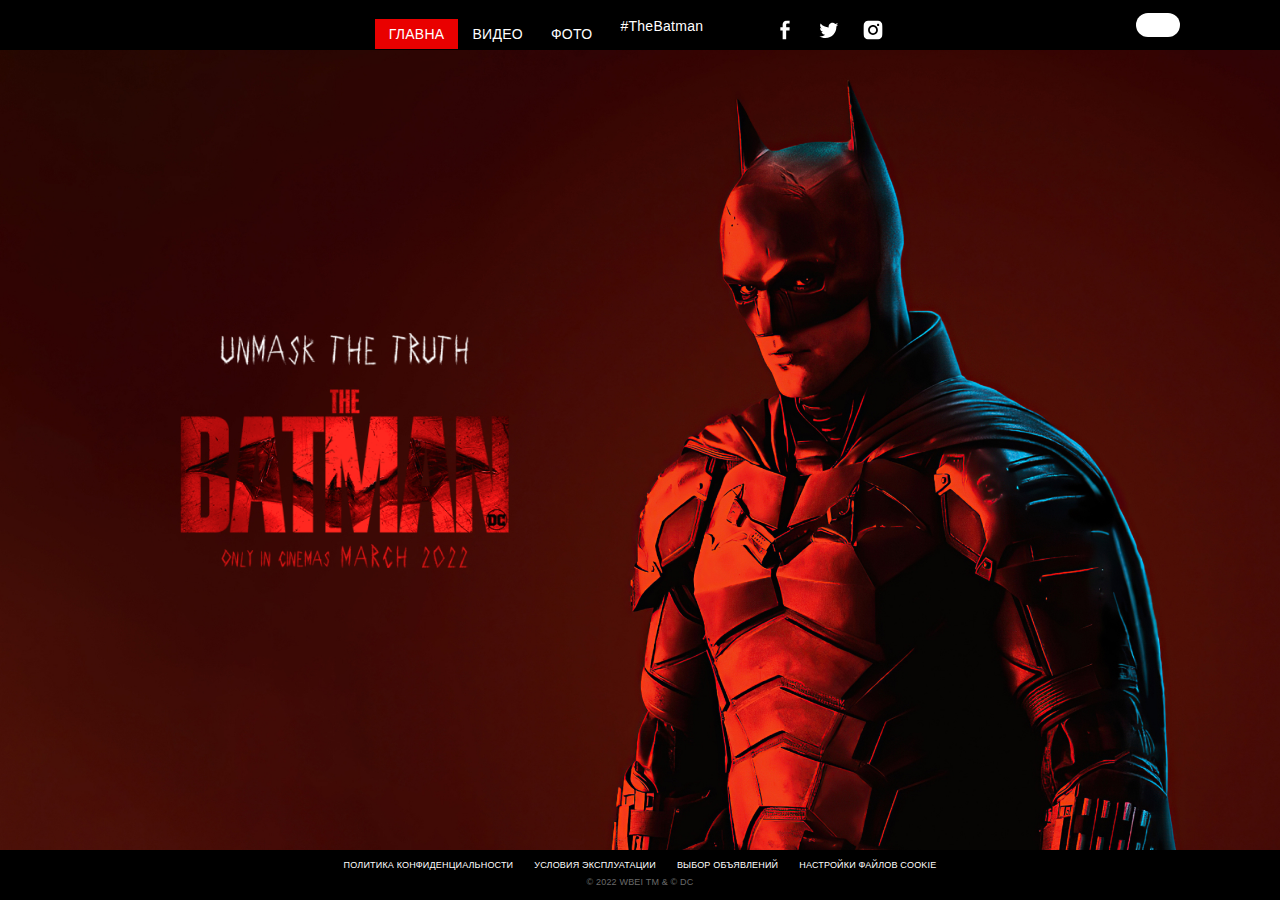
<file: index.html>
<!DOCTYPE html>
<html lang="ru">
<head>
  <meta charset="UTF-8">
  <meta http-equiv="X-UA-Compatible" content="IE=edge">
  <meta name="viewport" content="width=device-width, initial-scale=1.0">
  <title>Batman 2022</title>

  <link rel="stylesheet" href="style/normalize.css">
  <link rel="stylesheet" href="style/style.css">

  <script defer src="js/script.js"></script>
</head>
<body>
  <header class="header">
    <button class="burger"></button>


    <nav class="navigation header__navigation navigation_active">
      <button class="navigation__close"></button>
      <ul class="navigation__list">
        <li class="navigation__item">
          <a class="navigation__link navigation__link_active">Главна</a>
        </li>
        <li class="navigation__item">
          <a href="video.html" class="navigation__link">Видео</a>
        </li>
        <li class="navigation__item">
          <a href="photo.html" class="navigation__link">Фото</a>
        </li>
      </ul>

      <p class="header header__hashtag">#TheBatman</p>

      <ul class="header header__social social">
        <li class="social__item">
          <a href="" class="social__link social__link_fb"></a>
        </li>
        <li class="social__item">
          <a href="" class="social__link social__link_twiter"></a>
        </li>
        <li class="social__item">
          <a href="" class="social__link social__link_instagram"></a>
        </li>
      </ul>
    </nav>

    <div class="mute">
      <input class="mute__checkbox" type="checkbox" id="mute">
      <label for="mute" class="mute__label"></label>
    </div>
  </header>
  <main class="main main_index">
    <img 
      src="img/logo.png" 
      alt="Логотип к фильму Бэтмен" 
      class="logo"
      width="329"
      height="235"
    >
  </main>

  <footer class="footer">
    <ul class="footer__links">
      <li><a href="#" class="footer__link">Политика конфиденциальности</a></li>
      <li><a href="#" class="footer__link">Условия эксплуатации</a></li>
      <li><a href="#" class="footer__link">Выбор объявлений</a></li>
      <li><a href="#" class="footer__link">Настройки файлов cookie</a></li>
    </ul>

    <p class="footer__copyright">© 2022 WBEI TM & © DC</p>
  </footer>
</body>
</html>
</file>
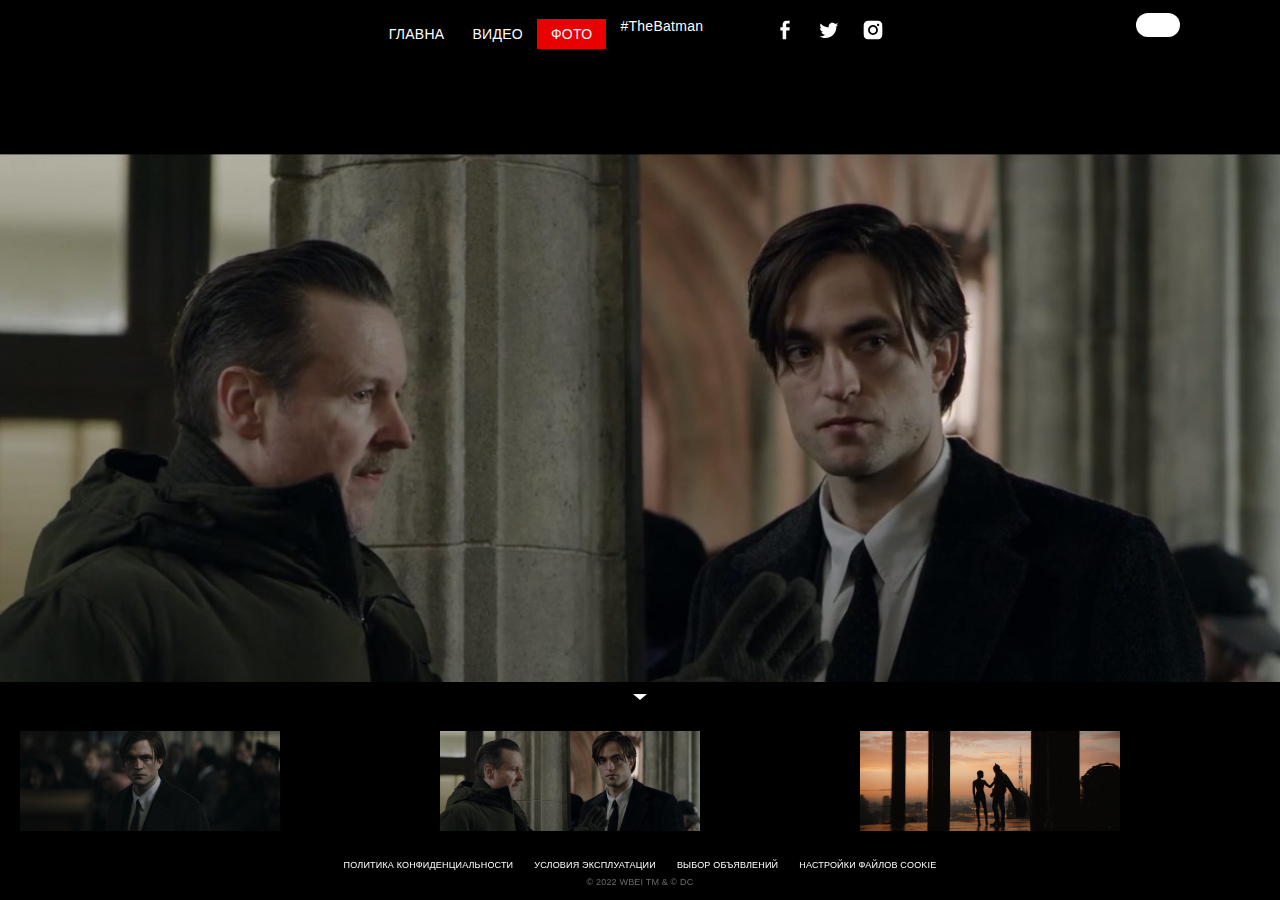
<file: photo.html>
<!DOCTYPE html>
<html lang="ru">
<head>
  <meta charset="UTF-8">
  <meta http-equiv="X-UA-Compatible" content="IE=edge">
  <meta name="viewport" content="width=device-width, initial-scale=1.0">
  <title>Batman 2022</title>

  <link rel="stylesheet" href="style/normalize.css">
  <link rel="stylesheet" href="style/swiper-bundle.min.css">
  <link rel="stylesheet" href="style/style.css">
  <script defer src="js/swiper-bundle.min.js"></script>
  <script defer src="js/script.js"></script>

</head>
<body>
  <header class="header">
    <button class="burger"></button>


    <nav class="navigation header__navigation navigation_active">
      <button class="navigation__close"></button>
      <ul class="navigation__list">
        <li class="navigation__item">
          <a href="index.html" class="navigation__link">Главна</a>
        </li>
        <li class="navigation__item">
          <a href="video.html" class="navigation__link">Видео</a>
        </li>
        <li class="navigation__item">
          <a class="navigation__link navigation__link_active">Фото</a>
        </li>
      </ul>

      <p class="header header__hashtag">#TheBatman</p>

      <ul class="header header__social social">
        <li class="social__item">
          <a href="" class="social__link social__link_fb"></a>
        </li>
        <li class="social__item">
          <a href="" class="social__link social__link_twiter"></a>
        </li>
        <li class="social__item">
          <a href="" class="social__link social__link_instagram"></a>
        </li>
      </ul>
    </nav>

    <div class="mute">
      <input class="mute__checkbox" type="checkbox" id="mute">
      <label for="mute" class="mute__label"></label>
    </div>
  </header>
  <main class="main main_slider">
    <div class="slider-main swiper">
      <ul class="slider-main__list swiper-wrapper">
        <li class="slider-main__item swiper-slide">
          <img src="photo/photo01.jpg" alt="photo" class="slider-main__img">
        </li>
        <li class="slider-main__item swiper-slide">
          <img src="photo/photo02.jpg" alt="photo" class="slider-main__img">
        </li>
        <li class="slider-main__item swiper-slide">
          <img src="photo/photo03.jpg" alt="photo" class="slider-main__img">
        </li>
      </ul>
    </div>

    <div class="pagination">
      <button class="pagination__arrow"></button>

      <div class="slider-thumbs swiper">
        <ul class="slider-thumbs__list swiper-wrapper">
          <li class="slider-thumbs__item swiper-slide">
            <img src="photo/photo01-thumbs.jpg" alt="превью фото" class="slider-thumbs__img" width="260"  height="100">
          </li>
          <li class="slider-thumbs__item swiper-slide">
            <img src="photo/photo02-thumbs.jpg" alt="превью фото" class="slider-thumbs__img" width="260" height="100">
          </li>
          <li class="slider-thumbs__item swiper-slide">
            <img src="photo/photo03-thumbs.jpg" alt="превью фото" class="slider-thumbs__img" width="260" height="100">
          </li>
        </ul>
      </div>
    </div>
  </main>

  <footer class="footer">
    <ul class="footer__links">
      <li><a href="#" class="footer__link">Политика конфиденциальности</a></li>
      <li><a href="#" class="footer__link">Условия эксплуатации</a></li>
      <li><a href="#" class="footer__link">Выбор объявлений</a></li>
      <li><a href="#" class="footer__link">Настройки файлов cookie</a></li>
    </ul>

    <p class="footer__copyright">© 2022 WBEI TM & © DC</p>
  </footer> 
</body>
</html>
</file>
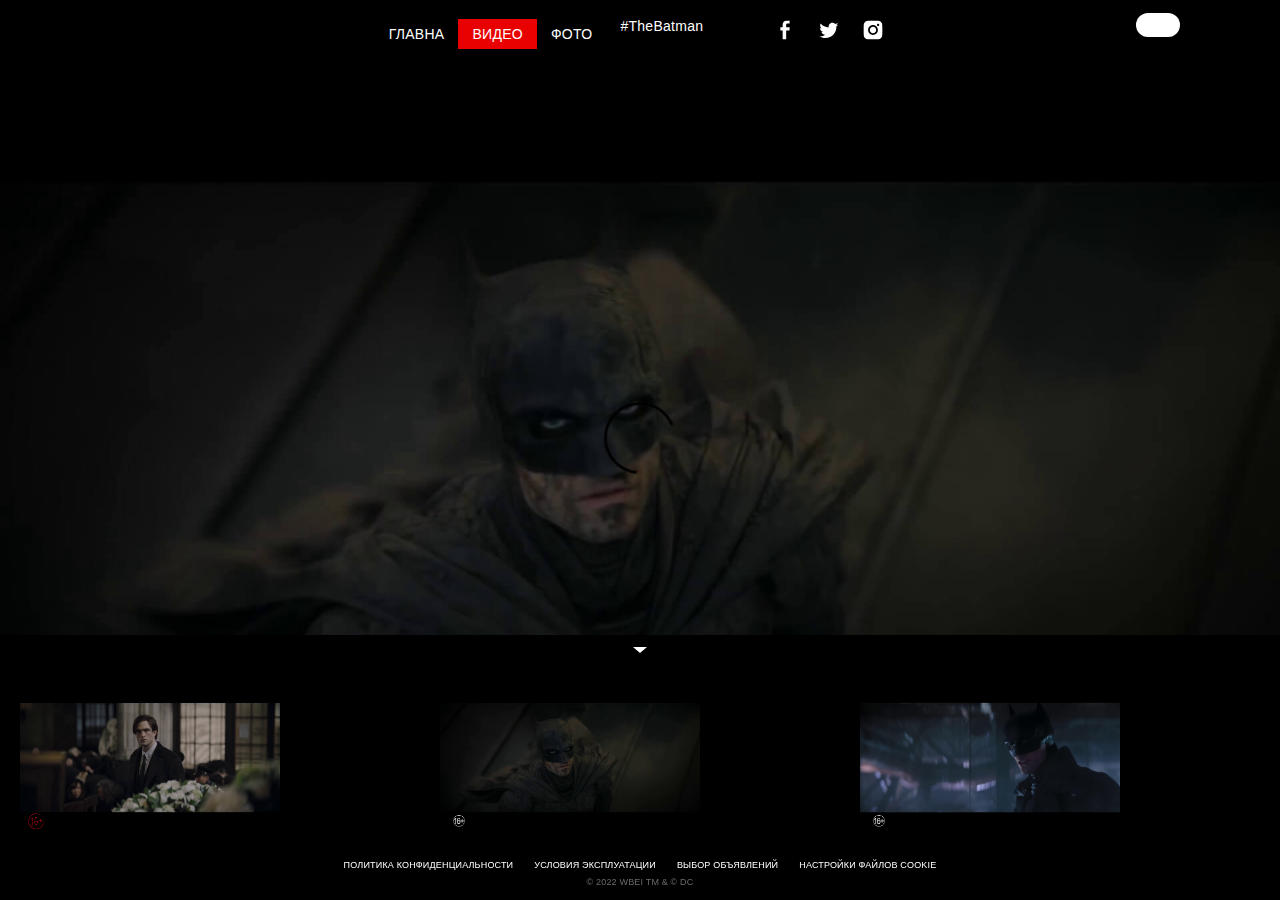
<file: video.html>
<!DOCTYPE html>
<html lang="ru">
<head>
  <meta charset="UTF-8">
  <meta http-equiv="X-UA-Compatible" content="IE=edge">
  <meta name="viewport" content="width=device-width, initial-scale=1.0">
  <title>Batman 2022</title>

  <link rel="stylesheet" href="style/normalize.css">
  <link rel="stylesheet" href="style/swiper-bundle.min.css">
  <link rel="stylesheet" href="style/style.css">
  <script defer src="js/swiper-bundle.min.js"></script>
  <script defer src="js/script.js"></script>
</head>
<body>
  <header class="header">
    <button class="burger"></button>


    <nav class="navigation header__navigation navigation_active">
      <button class="navigation__close"></button>
      <ul class="navigation__list">
        <li class="navigation__item">
          <a href="index.html" class="navigation__link">Главна</a>
        </li>
        <li class="navigation__item">
          <a class="navigation__link navigation__link_active">Видео</a>
        </li>
        <li class="navigation__item">
          <a href="photo.html" class="navigation__link">Фото</a>
        </li>
      </ul>

      <p class="header header__hashtag">#TheBatman</p>

      <ul class="header header__social social">
        <li class="social__item">
          <a href="" class="social__link social__link_fb"></a>
        </li>
        <li class="social__item">
          <a href="" class="social__link social__link_twiter"></a>
        </li>
        <li class="social__item">
          <a href="" class="social__link social__link_instagram"></a>
        </li>
      </ul>
    </nav>

    <div class="mute">
      <input class="mute__checkbox" type="checkbox" id="mute">
      <label for="mute" class="mute__label"></label>
    </div>
  </header>
  <main class="main main_slider">
    <div class="slider-main swiper">
      <ul class="slider-main__list swiper-wrapper">
        <li class="slider-main__item swiper-slide">
          <video src="" class="slider-main__video" controls poster="video/trailer01.jpg">
            <source src="video/trailer01.webm" type="video/webm">
            <source src="video/trailer01.mp4" type="video/mp4">
          </video>
        </li>
        <li class="slider-main__item swiper-slide">
          <video src="" class="slider-main__video" controls poster="video/trailer02.jpg">
            <source src="video/trailer02.webm" type="video/webm">
            <source src="video/trailer02.mp4" type="video/mp4">
          </video>
        </li>
        <li class="slider-main__item swiper-slide">
          <video src="" class="slider-main__video" controls poster="video/trailer03.jpg">
            <source src="video/trailer03.webm" type="video/webm">
            <source src="video/trailer03.mp4" type="video/mp4">
          </video>
        </li>
      </ul>
    </div>

    <div class="pagination">
      <button class="pagination__arrow"></button>

      <div class="slider-thumbs swiper">
        <ul class="slider-thumbs__list swiper-wrapper">
          <li class="slider-thumbs__item swiper-slide">
            <img src="video/trailer01.jpg" alt="превью фото" class="slider-thumbs__img" width="260"  height="100">
          </li>
          <li class="slider-thumbs__item swiper-slide">
            <img src="video/trailer02.jpg" alt="превью фото" class="slider-thumbs__img" width="260" height="100">
          </li>
          <li class="slider-thumbs__item swiper-slide">
            <img src="video/trailer03.jpg" alt="превью фото" class="slider-thumbs__img" width="260" height="100">
          </li>
        </ul>
      </div>
    </div>
  </main>

  <footer class="footer">
    <ul class="footer__links">
      <li><a href="#" class="footer__link">Политика конфиденциальности</a></li>
      <li><a href="#" class="footer__link">Условия эксплуатации</a></li>
      <li><a href="#" class="footer__link">Выбор объявлений</a></li>
      <li><a href="#" class="footer__link">Настройки файлов cookie</a></li>
    </ul>

    <p class="footer__copyright">© 2022 WBEI TM & © DC</p>
  </footer>
</body>
</html>
</file>
<file: style/style.css>
@font-face {
  font-family: Roboto;
  font-weight: 400;
  font-display: swap;
  src: local('Roboto'),
      url('../fonts/roboto-v29-latin_cyrillic-regular.woff2') format('woff2')
      url('../fonts/roboto-v29-latin_cyrillic-regular.woff') format('woff');
}

@font-face {
  font-family: Roboto;
  font-weight: 500;
  font-display: swap;
  src: local('Roboto'),
      url('../fonts/roboto-v29-latin_cyrillic-500.woff2') format('woff2')
      url('../fonts/roboto-v29-latin_cyrillic-500.woff') format('woff');
}

html {
  box-sizing: border-box;
}

*, *::after, *::before {
  box-sizing: inherit;
}

body {
  height: 100vh;
  min-width: 320px;
  font-family: Roboto, sans-serif;
  background-color: #000;
  color: #fff;
  display: flex;
  flex-direction: column;
  justify-content: space-between;
}

img {
  max-width: 100%;
  height: auto;
}

button {
  padding: 0;
  cursor: pointer;
}

a {
  color: inherit;
  text-decoration: none;
}

ul {
  list-style: none;
  margin: 0;
  padding: 0;
}

p, h1, h2, h3 {
  margin: 0;
}

.header {
  height: 50px;
  padding-top: 9px;
  padding-bottom: 9px;
  position: relative;
}

.navigation {
  display: flex;
  justify-content: center;
  align-items: center;
  font-weight: 500;
  font-size: 14px;
  line-height: 16px;
  letter-spacing: 0.02em;
  z-index: 600;
}

.navigation__list {
  display: flex;
  text-transform: uppercase;
  margin-right: 14px;
}

.navigation__link {
  padding: 7px 14px;
  display: block;
}

.navigation__link_active {
  background-color: #E90000;
}

.header__hashtag {
  margin-right: 70px;
}

.social {
  display: flex;
}

.social__link {
  display: block;
  width: 24px;
  height: 24px;
}

.social__item {
  margin-right: 20px;
  gap: 20px;
}

.social__link_fb {
  background-image: url('../img/facebook.svg');
}

.social__link_twiter {
  background-image: url('../img/twiter.svg');
}

.social__link_instagram {
  background-image: url('../img/instagram.svg');
}

.burger {
  display: none;
}

.mute {
  position: absolute;
  right: 100px;
  top: 50%; 
  transform: translateY(-50%);
  width: 44px;
  height: 24px;
  overflow: hidden;
  background-color: #fff;
  border-radius: 30px;
}

.mute__checkbox {
  position: relative;
  width: 100%;
  height: 100%;
  padding: 0;
  margin: 0;
  opacity: 0;
  cursor: pointer;
  z-index: 3;
}

.mute__label:before,
.mute__label:after {
  content: '';
  position: absolute;
  top: 1;
  left: 1;
  display: block;
  height: 22px;
  width: 22px;
  border-radius: 50%;
  background-color: #E90000;
  box-shadow: 0px 1px 1px rgba(69, 2, 2, 0.3);
  transition: left 0.3s ease-in-out, right 0.3s ease-in-out;
  background-position: center;
  background-repeat: no-repeat;
}

.mute__label:before {
  background-image: url('../img/volume_off.svg');
}

.mute__label:after {
  background-image: url('../img/volume_up.svg');
  right: -22px;
  left: auto;
}

.mute__checkbox:checked+.mute__label:before{
  left: -22px;
}


.mute__checkbox:checked+.mute__label:after{
  right: 1px;
}

.navigation__close {
  display: none;
}

.main {
  flex-grow: 1;
  position: relative;
}

.main_index {
  display: flex;
  align-items: center;
  background-image: url('../img/bg.jpg');
  background-position: top;
  background-size: cover;
  background-repeat: no-repeat;
  padding-left: 180px;
}

.logo {
  animation: zoomIn 1s;
}

@keyframe zoomIn {
  from {
    transform: scale3d(0, 0, 0);
  }
}

.footer {
  height: 50px;
  position: relative;
  z-index: 500;
  padding-top: 10px;
  padding-bottom: 10px;
  display: flex;
  flex-direction: column;
  align-items: center;
  font-size: 9px;
  line-height: 11px;
  letter-spacing: 0.02em;
  text-transform: uppercase;
}

.footer__links {
  display: flex;
  gap: 21px;
  margin-bottom: 6px;

}

.footer__copyright {
  color:  #6A6A6A;
}

@media (max-width: 1024px) {
  .mute {
    right: 20px;
  }

  .main_index {
    padding-left: 60px;
  }
}

@media (max-width: 768px) {
  .header {
    display: flex;
    align-items: center;
    padding-left: 20px;
    padding-right: 20px;
  }

  .burger {
    display: block;
    width: 20px;
    height: 12px;
    background-color: transparent;
    background-image: url(../img/menu.svg);
    border: none;
  }

  .navigation {
    position: fixed;
    top: 0;
    left: 0;
    bottom: 0;
    width: 240px;
    transform: translateX(-240px);
    background-color: #260707;
    flex-direction: column;
    justify-content: flex-start;
    padding-top: 90px;
    text-align: center;
    align-items: stretch;
    transition: transform 0.3s ease-in-out;
  }

  .navigation_active {
    transform: translateX(0);
  }

  .navigation__list {
    flex-direction: column;
    margin-right: 0;
    gap: 6px;
    margin-bottom: 6px;
  }

  .navigation__link {
    padding-top: 12px;
    padding-bottom: 12px;
  }

  .header__hashtag {
    margin-right: 0;
    margin-bottom: 40px;
  }

  .navigation__close {
    position: absolute;
    display: block;
    top: 20px;
    left: 20px;
    width: 16px;
    height: 16px;
    background-image: url('../img/close.svg');
    background-color: transparent;
    border: none;
  }

  .social {
    justify-content: center;
  }
  
  .main_index {
    padding-left: 30px;
  }

  .logo {
    width: 230px;
  }

  .footer {
    padding-left: 20px;
    padding-right: 20px;
    text-align: center;
  }
}

.main_slider {
  height: calc(100% - 100px);
}

.slider-main {
  height: 100%;
}

.slider-main__item {
  display: flex;
  align-items: center;
  justify-content: center;
}

.pagination {
  padding-left: 20px;
  padding-right: 20px;
  z-index: 400;
  min-height: 144px;
  position: absolute;
  bottom: 0;
  left: 0;
  right: 0;
  padding-bottom: 15px;
  background-color: #000;
  padding-top: 12px;
}

.pagination__arrow {
  display: block;
  margin: 0 auto 25px;
  width: 0;
  height: 0;
  border-left: 7px solid transparent;
  border-right: 7px solid transparent;
  border-bottom: 6px solid transparent;
  border-top: 6px solid #fff;
  background-color: transparent;
  transition: border-color 0.3s ease-in-out;
}

.pagination__arrow:hover {
  border-top-color: #E90000;
}

.slider-thumbs {
  min-width: 820px;
}

.slider-main__video {
  height: 100%;
  width: 100%;
  object-fit: contain;
}

@media (max-width: 580px) {
  
  .main_index {
    align-items: flex-end;
    justify-content: center;
    padding-bottom: 64px;
    padding-left: 0;
    background: linear-gradient(0.11deg, rgba(0, 0, 0, 0.76) 32.14%, rgba(255, 0, 0, 0) 72.56%), url(../img/bg-m);
  }

  .logo {
    width: 125px;
  }

  .footer {
    height: 50px;
    font-size: 6px;
    line-height: 7px;
  }

  .pagination__arrow {
    margin-bottom: 6px;
  }

  .pagination {
    min-height: 80px;
  }
}
</file>
